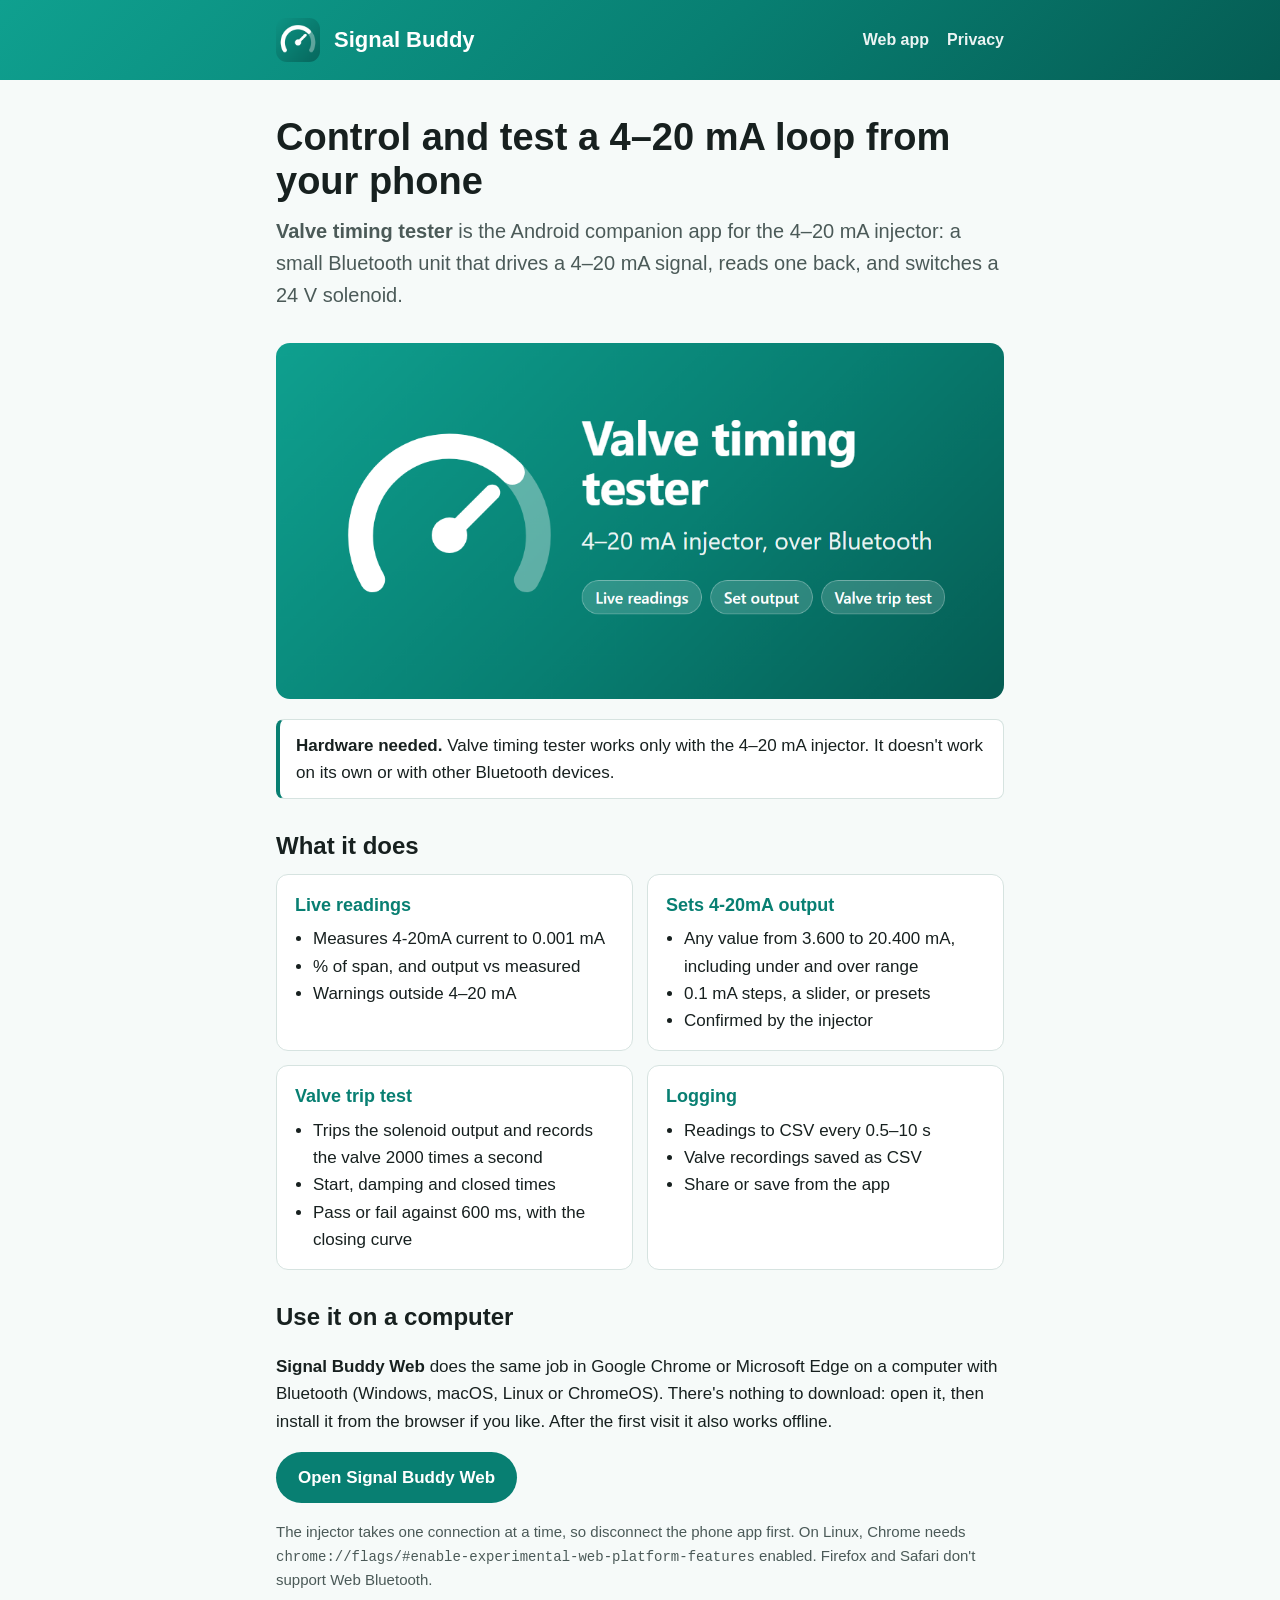
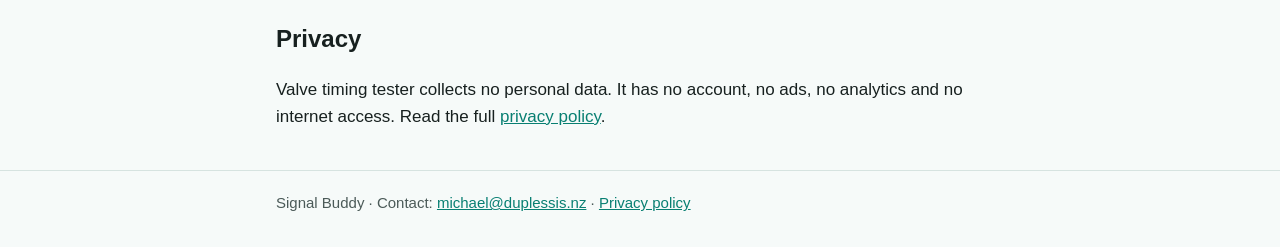
<file: index.html>
<!doctype html>
<html lang="en">
<head>
<meta charset="utf-8">
<meta name="viewport" content="width=device-width, initial-scale=1">
<title>Valve timing tester · Signal Buddy</title>
<meta name="description" content="Valve timing tester: control and test a 4–20 mA loop injector from your Android phone over Bluetooth.">
<link rel="icon" href="images/icon.png">
<link rel="stylesheet" href="style.css">
</head>
<body>
<header class="site"><div class="wrap">
  <img src="images/icon.png" alt=""><a href="./">Signal Buddy</a>
  <nav><a href="web/">Web app</a><a href="privacy/">Privacy</a></nav>
</div></header>
<main class="wrap">
  <div class="hero">
    <h1>Control and test a <span class="nw">4–20 mA</span> loop from your phone</h1>
    <p class="lead"><strong>Valve timing tester</strong> is the Android companion app for the <span class="nw">4–20 mA</span> injector: a small
    Bluetooth unit that drives a <span class="nw">4–20 mA</span> signal, reads one back, and switches a 24 V solenoid.</p>
  </div>
  <img class="banner" src="images/banner.png" alt="Valve timing tester: 4–20 mA injector, over Bluetooth. Live readings, set output, valve trip test.">
  <p class="note"><strong>Hardware needed.</strong> Valve timing tester works only with the <span class="nw">4–20 mA</span>
  injector. It doesn't work on its own or with other Bluetooth devices.</p>
  <section>
    <h2>What it does</h2>
    <div class="grid">
      <div class="card"><h3>Live readings</h3><ul>
        <li>Measures 4-20mA current to 0.001 mA</li>
        <li>% of span, and output vs measured</li>
        <li>Warnings outside 4–20 mA</li></ul></div>
      <div class="card"><h3>Sets 4-20mA output</h3><ul>
        <li>Any value from 3.600 to 20.400 mA, including under and over range</li>
        <li>0.1 mA steps, a slider, or presets</li>
        <li>Confirmed by the injector</li></ul></div>
      <div class="card"><h3>Valve trip test</h3><ul>
        <li>Trips the solenoid output and records the valve 2000 times a second</li>
        <li>Start, damping and closed times</li>
        <li>Pass or fail against 600 ms, with the closing curve</li></ul></div>
      <div class="card"><h3>Logging</h3><ul>
        <li>Readings to CSV every 0.5–10 s</li>
        <li>Valve recordings saved as CSV</li>
        <li>Share or save from the app</li></ul></div>
    </div>
  </section>
  <section>
    <h2>Use it on a computer</h2>
    <p><strong>Signal Buddy Web</strong> does the same job in Google Chrome or Microsoft Edge on a
    computer with Bluetooth (Windows, macOS, Linux or ChromeOS). There's nothing to download: open
    it, then install it from the browser if you like. After the first visit it also works offline.</p>
    <p><a class="button" href="web/">Open Signal Buddy Web</a></p>
    <p class="small">The injector takes one connection at a time, so disconnect the phone app
    first. On Linux, Chrome needs <code>chrome://flags/#enable-experimental-web-platform-features</code>
    enabled. Firefox and Safari don't support Web Bluetooth.</p>
  </section>
  <section>
    <h2>Privacy</h2>
    <p>Valve timing tester collects no personal data. It has no account, no ads, no analytics and no
    internet access. Read the full <a href="privacy/">privacy policy</a>.</p>
  </section>
</main>
<footer><div class="wrap">Signal Buddy · Contact: <a href="mailto:michael@duplessis.nz">michael@duplessis.nz</a> · <a href="privacy/">Privacy policy</a></div></footer>
</body>
</html>
</file>
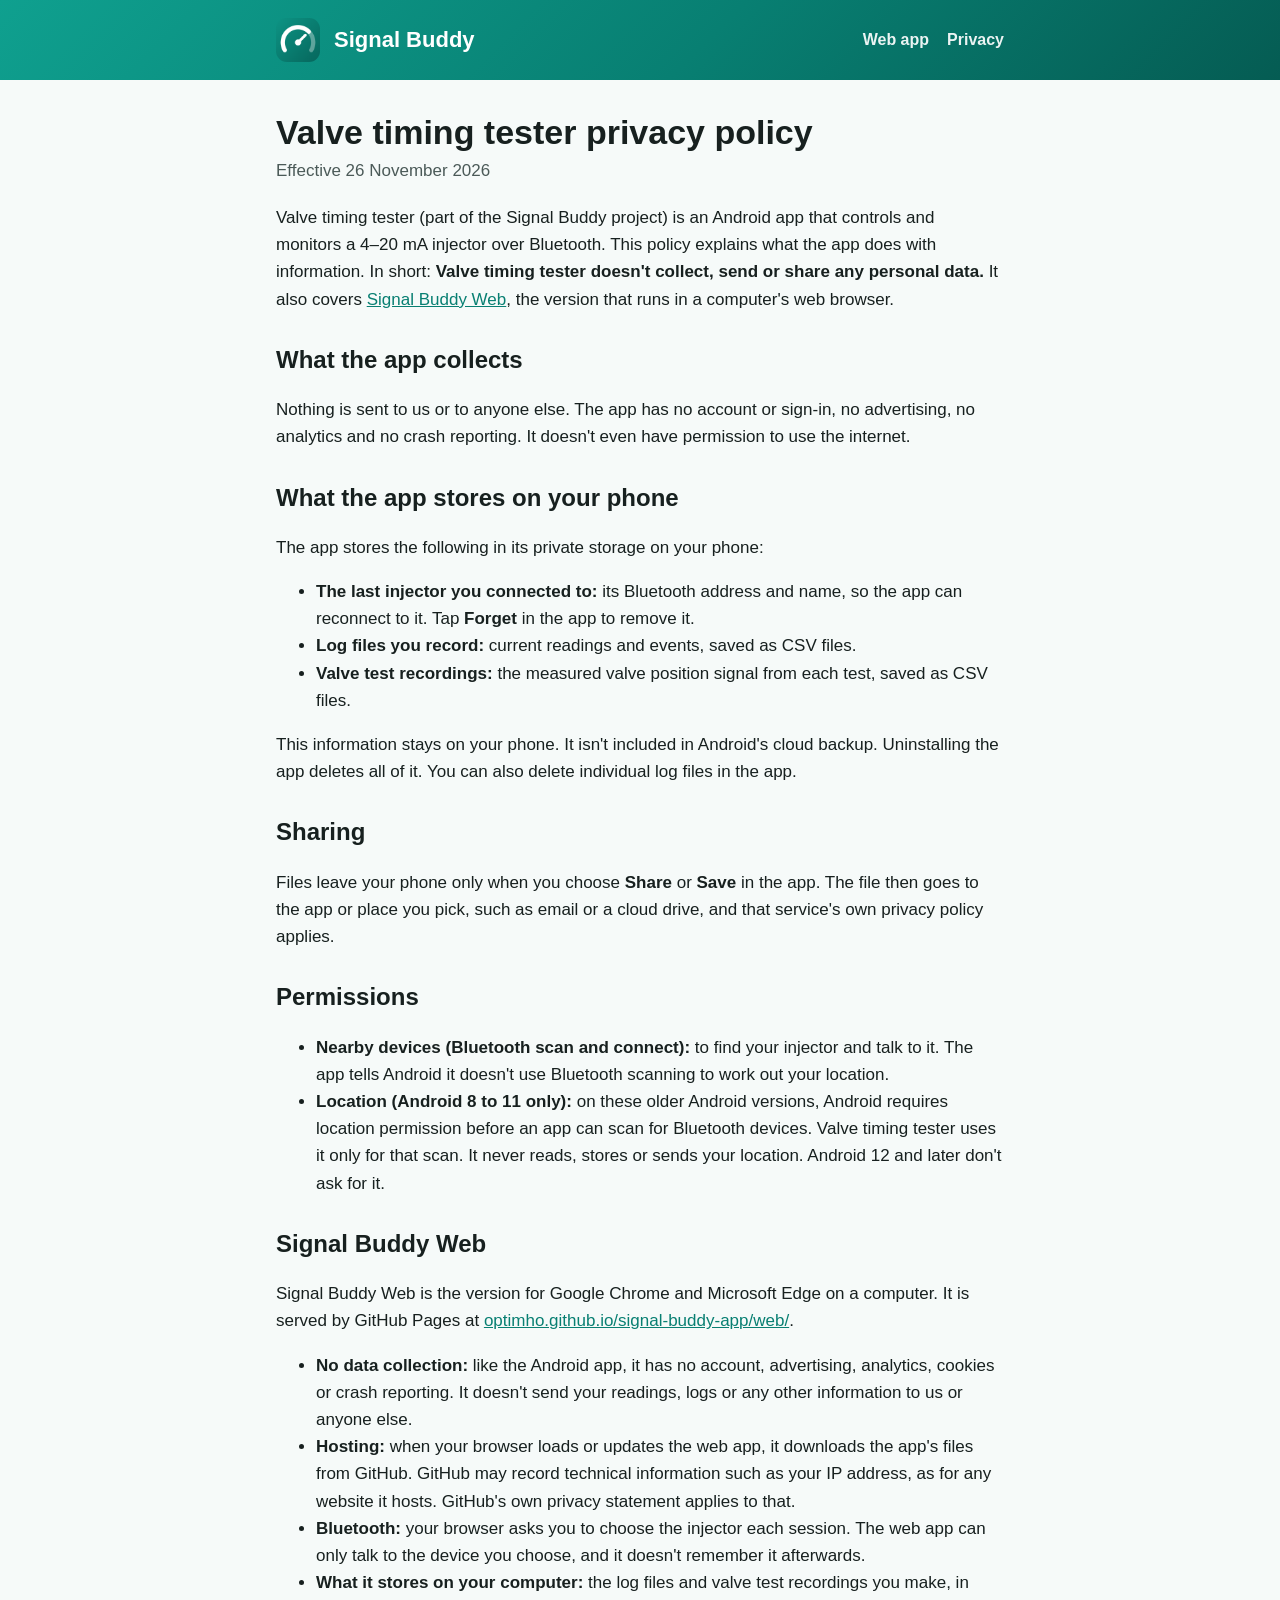
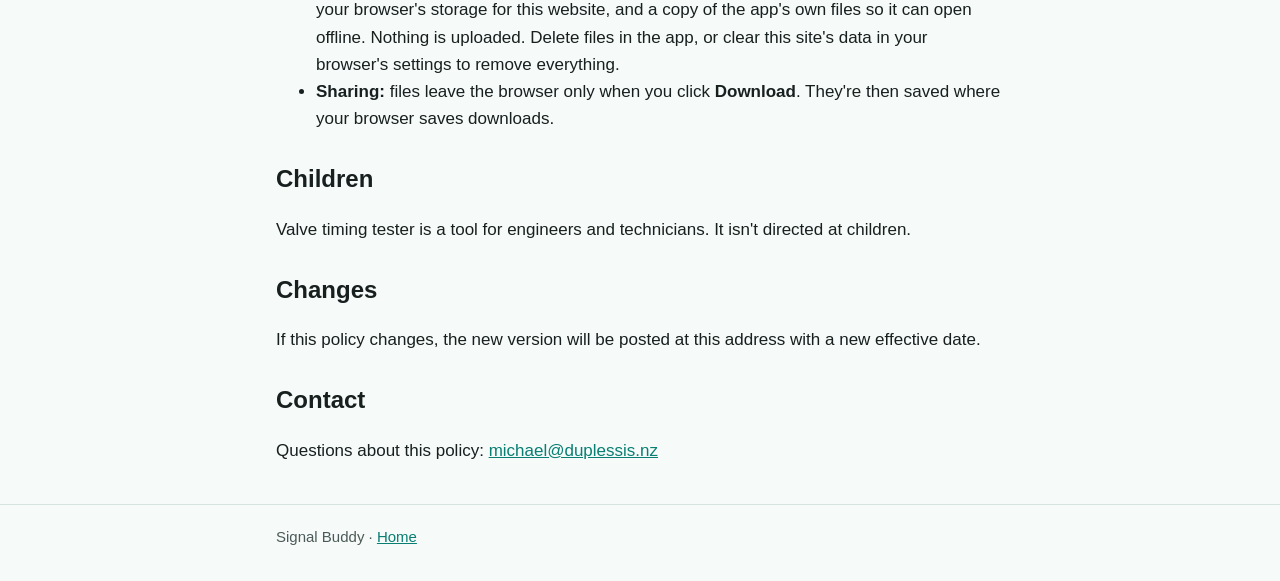
<file: privacy/index.html>
<!doctype html>
<html lang="en">
<head>
<meta charset="utf-8">
<meta name="viewport" content="width=device-width, initial-scale=1">
<title>Valve timing tester Privacy</title>
<meta name="description" content="Privacy policy for the Valve timing tester Android app and Signal Buddy Web.">
<link rel="icon" href="../images/icon.png">
<link rel="stylesheet" href="../style.css">
</head>
<body>
<header class="site"><div class="wrap">
  <img src="../images/icon.png" alt=""><a href="../">Signal Buddy</a>
  <nav><a href="../web/">Web app</a><a href="./">Privacy</a></nav>
</div></header>
<main class="wrap policy">
<h1>Valve timing tester privacy policy</h1>
<p class="date">Effective 26 November 2026</p>
<p>Valve timing tester (part of the Signal Buddy project) is an Android app that controls and monitors a <span class="nw">4–20 mA</span> injector over
Bluetooth. This policy explains what the app does with information. In short:
<strong>Valve timing tester doesn't collect, send or share any personal data.</strong> It also covers
<a href="#web">Signal Buddy Web</a>, the version that runs in a computer's web browser.</p>

<h2>What the app collects</h2>
<p>Nothing is sent to us or to anyone else. The app has no account or sign-in, no
advertising, no analytics and no crash reporting. It doesn't even have permission to use
the internet.</p>

<h2>What the app stores on your phone</h2>
<p>The app stores the following in its private storage on your phone:</p>
<ul>
  <li><strong>The last injector you connected to:</strong> its Bluetooth address and name, so
  the app can reconnect to it. Tap <strong>Forget</strong> in the app to remove it.</li>
  <li><strong>Log files you record:</strong> current readings and events, saved as CSV files.</li>
  <li><strong>Valve test recordings:</strong> the measured valve position signal from each
  test, saved as CSV files.</li>
</ul>
<p>This information stays on your phone. It isn't included in Android's cloud backup.
Uninstalling the app deletes all of it. You can also delete individual log files in the
app.</p>

<h2>Sharing</h2>
<p>Files leave your phone only when you choose <strong>Share</strong> or <strong>Save</strong>
in the app. The file then goes to the app or place you pick, such as email or a cloud
drive, and that service's own privacy policy applies.</p>

<h2>Permissions</h2>
<ul>
  <li><strong>Nearby devices (Bluetooth scan and connect):</strong> to find your injector and
  talk to it. The app tells Android it doesn't use Bluetooth scanning to work out your
  location.</li>
  <li><strong>Location (Android 8 to 11 only):</strong> on these older Android versions,
  Android requires location permission before an app can scan for Bluetooth devices.
  Valve timing tester uses it only for that scan. It never reads, stores or sends your location.
  Android 12 and later don't ask for it.</li>
</ul>

<h2 id="web">Signal Buddy Web</h2>
<p>Signal Buddy Web is the version for Google Chrome and Microsoft Edge on a computer. It
is served by GitHub Pages at <a href="../web/">optimho.github.io/signal-buddy-app/web/</a>.</p>
<ul>
  <li><strong>No data collection:</strong> like the Android app, it has no account,
  advertising, analytics, cookies or crash reporting. It doesn't send your readings, logs or
  any other information to us or anyone else.</li>
  <li><strong>Hosting:</strong> when your browser loads or updates the web app, it downloads
  the app's files from GitHub. GitHub may record technical information such as your IP
  address, as for any website it hosts. GitHub's own privacy statement applies to that.</li>
  <li><strong>Bluetooth:</strong> your browser asks you to choose the injector each session.
  The web app can only talk to the device you choose, and it doesn't remember it afterwards.</li>
  <li><strong>What it stores on your computer:</strong> the log files and valve test recordings
  you make, in your browser's storage for this website, and a copy of the app's own files so
  it can open offline. Nothing is uploaded. Delete files in the app, or clear this site's data
  in your browser's settings to remove everything.</li>
  <li><strong>Sharing:</strong> files leave the browser only when you click
  <strong>Download</strong>. They're then saved where your browser saves downloads.</li>
</ul>

<h2>Children</h2>
<p>Valve timing tester is a tool for engineers and technicians. It isn't directed at children.</p>

<h2>Changes</h2>
<p>If this policy changes, the new version will be posted at this address with a new
effective date.</p>

<h2>Contact</h2>
<p>Questions about this policy: <a href="mailto:michael@duplessis.nz">michael@duplessis.nz</a></p>
</main>
<footer><div class="wrap">Signal Buddy · <a href="../">Home</a></div></footer>
</body>
</html>
</file>
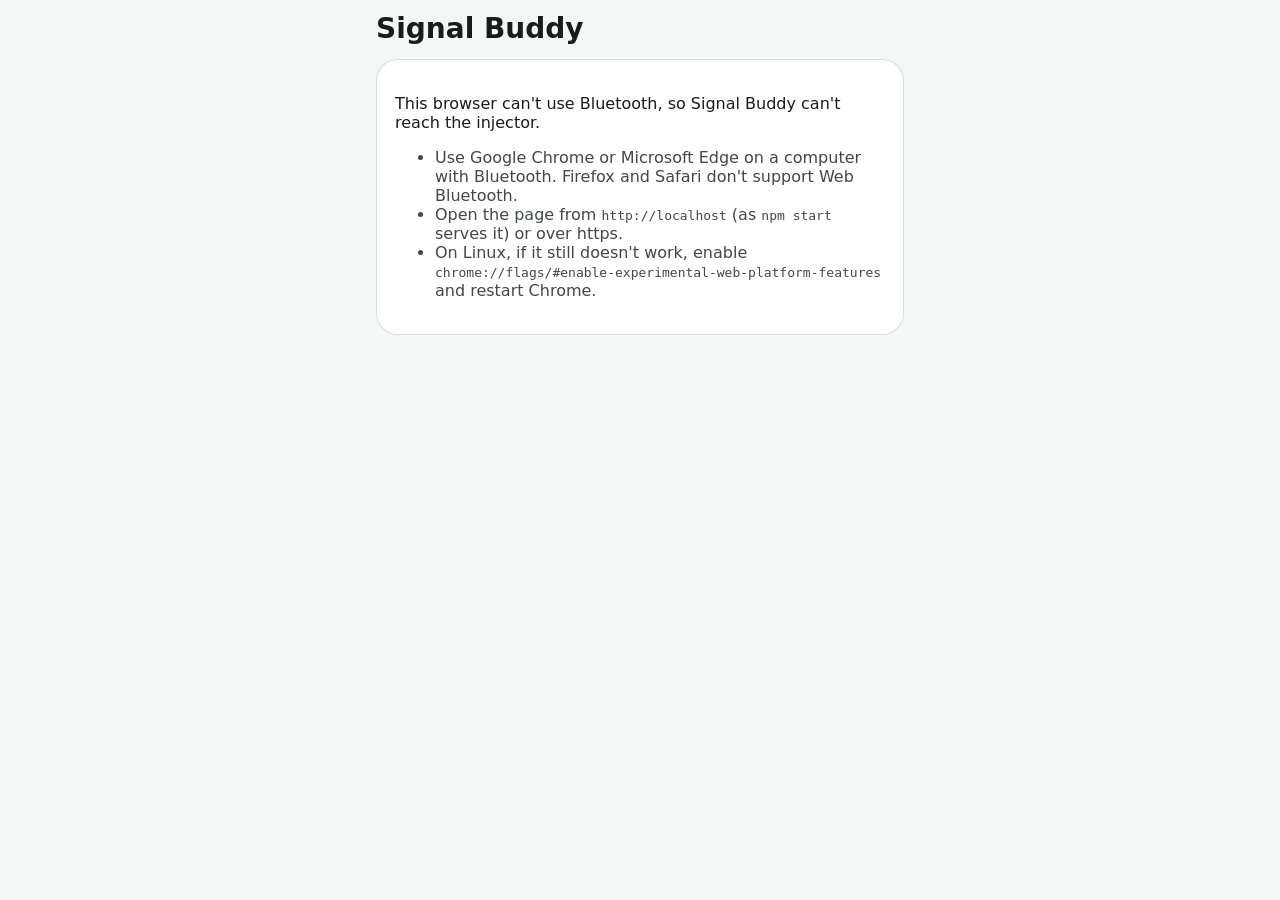
<file: web/index.html>
<!doctype html>
<html lang="en">
  <head>
    <meta charset="UTF-8" />
    <meta name="viewport" content="width=device-width, initial-scale=1.0" />
    <meta name="color-scheme" content="light dark" />
    <meta name="theme-color" content="#087f72" />
    <link rel="icon" type="image/png" href="./icons/favicon-64.png" />
    <link rel="apple-touch-icon" href="./icons/apple-touch-icon.png" />
    <title>Signal Buddy</title>
    <script type="module" crossorigin src="./assets/index-CFBuhsmv.js"></script>
    <link rel="stylesheet" crossorigin href="./assets/index-1dJUlMEG.css">
  <link rel="manifest" href="./manifest.webmanifest"><script id="vite-plugin-pwa:register-sw" src="./registerSW.js"></script></head>
  <body>
    <div id="root"></div>
  </body>
</html>
</file>
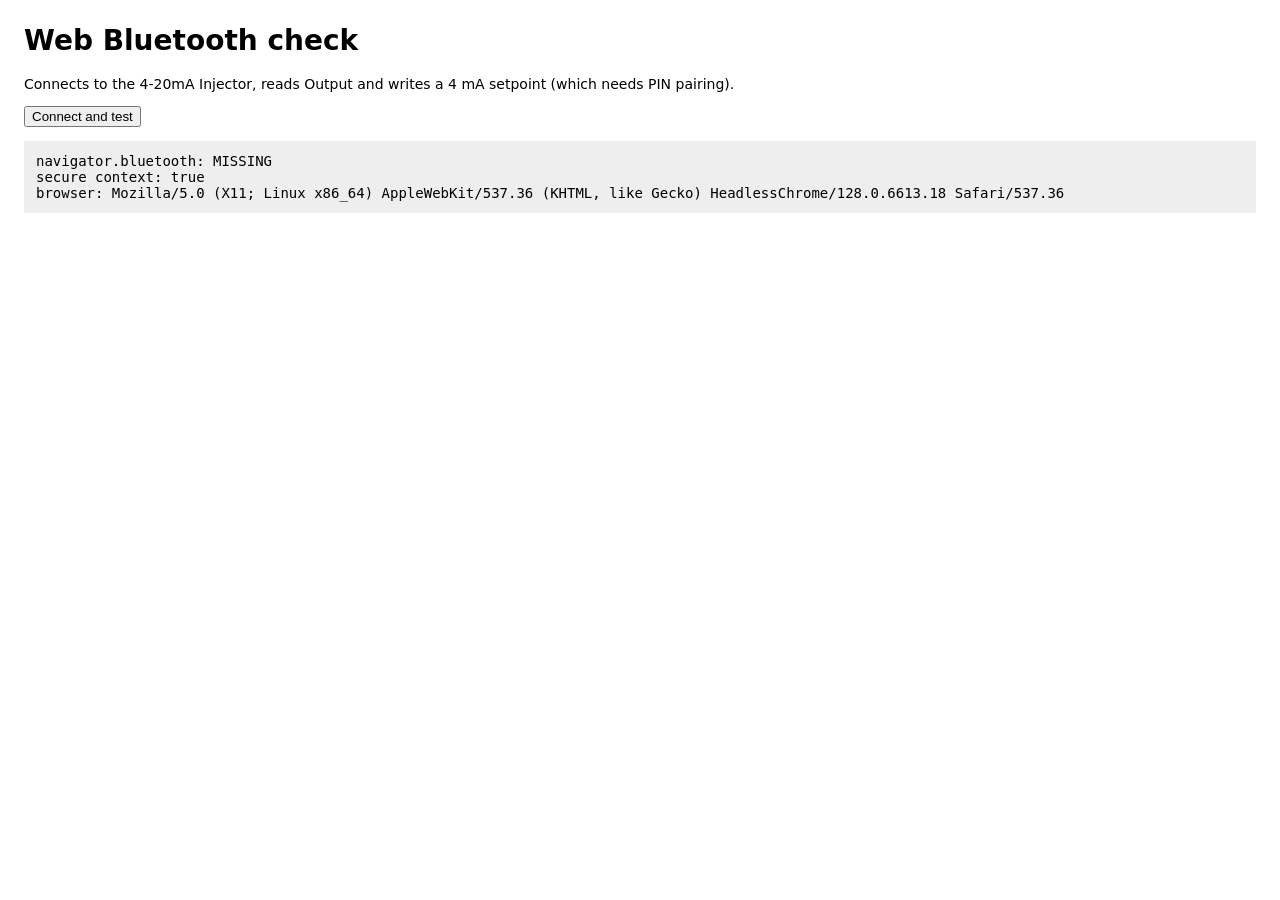
<file: web/ble-check.html>
<!doctype html>
<html lang="en">
  <head>
    <meta charset="UTF-8" />
    <title>Web Bluetooth check</title>
    <style>body { font: 14px system-ui, sans-serif; margin: 24px; } pre { background: #eee; padding: 12px; }</style>
  </head>
  <body>
    <h1>Web Bluetooth check</h1>
    <p>Connects to the 4-20mA Injector, reads Output and writes a 4 mA setpoint (which needs PIN pairing).</p>
    <button id="go">Connect and test</button>
    <pre id="log"></pre>
    <script>
      const SERVICE = 'e5f80001-24b7-492c-a508-616e524c14ab';
      const log = (text) => { document.getElementById('log').textContent += text + '\n'; };
      log('navigator.bluetooth: ' + (navigator.bluetooth ? 'available' : 'MISSING'));
      log('secure context: ' + window.isSecureContext);
      log('browser: ' + navigator.userAgent);
      document.getElementById('go').onclick = async () => {
        try {
          const device = await navigator.bluetooth.requestDevice({ filters: [{ services: [SERVICE] }] });
          log('picked: ' + device.name);
          const server = await device.gatt.connect();
          log('connected');
          const service = await server.getPrimaryService(SERVICE);
          const output = await service.getCharacteristic('e5f80003-24b7-492c-a508-616e524c14ab');
          log('Output: ' + new TextDecoder().decode(await output.readValue()));
          const setpoint = await service.getCharacteristic('e5f80002-24b7-492c-a508-616e524c14ab');
          await setpoint.writeValueWithResponse(new TextEncoder().encode('4'));
          log('Setpoint 4 mA written: pairing works');
          device.gatt.disconnect();
          log('disconnected');
        } catch (e) {
          log('ERROR ' + e.name + ': ' + e.message);
        }
      };
    </script>
  </body>
</html>
</file>
<file: style.css>
:root {
  --bg: #f6faf9; --surface: #ffffff; --text: #17201f; --muted: #4b5a58;
  --brand: #087f72; --line: #d6e3e0;
  color-scheme: light;
}
@media (prefers-color-scheme: dark) {
  :root {
    --bg: #0f1615; --surface: #172120; --text: #e6efed; --muted: #a8b8b5;
    --brand: #4fd1c0; --line: #2a3735;
    color-scheme: dark;
  }
}
* { box-sizing: border-box; }
body {
  margin: 0; background: var(--bg); color: var(--text);
  font: 17px/1.6 "Segoe UI", Roboto, -apple-system, Arial, sans-serif;
}
a { color: var(--brand); }
.wrap { max-width: 760px; margin: 0 auto; padding: 0 16px; }
header.site {
  background: linear-gradient(135deg, #0fa08f 0%, #087f72 55%, #055c53 100%);
  color: #fff; padding: 18px 0;
}
header.site .wrap { display: flex; align-items: center; gap: 14px; }
header.site img { width: 44px; height: 44px; border-radius: 11px; }
header.site a { color: #fff; text-decoration: none; font-weight: 700; font-size: 22px; }
header.site nav { margin-left: auto; }
header.site nav { display: flex; gap: 18px; }
header.site nav a { font-size: 16px; font-weight: 600; opacity: .92; }
.hero { padding: 36px 0 8px; }
.hero h1 { font-size: 38px; line-height: 1.15; margin: 0 0 12px; }
.hero p.lead { font-size: 20px; color: var(--muted); margin: 0; }
.banner { width: 100%; height: auto; border-radius: 14px; margin: 24px 0 8px; display: block; }
.note {
  background: var(--surface); border: 1px solid var(--line); border-left: 4px solid var(--brand);
  border-radius: 8px; padding: 12px 16px; margin: 20px 0;
}
section { margin: 28px 0; }
h2 { font-size: 24px; margin: 0 0 8px; }
.grid { display: grid; grid-template-columns: repeat(auto-fit, minmax(300px, 1fr)); gap: 14px; }
.card { background: var(--surface); border: 1px solid var(--line); border-radius: 12px; padding: 16px 18px; }
.card h3 { margin: 0 0 6px; font-size: 18px; color: var(--brand); }
.card ul { margin: 0; padding-left: 18px; }
footer { border-top: 1px solid var(--line); margin-top: 40px; padding: 20px 0 32px; color: var(--muted); font-size: 15px; }
.policy h1 { font-size: 34px; line-height: 1.2; margin: 32px 0 4px; }
.policy .date { color: var(--muted); margin: 0 0 20px; }
.policy h2 { margin-top: 28px; }
@media (max-width: 480px) {
  .hero h1 { font-size: 30px; }
  .hero p.lead { font-size: 18px; }
}
.nw { white-space: nowrap; }
.button {
  display: inline-block; background: var(--brand); color: #fff; text-decoration: none;
  font-weight: 600; padding: 12px 22px; border-radius: 999px;
}
@media (prefers-color-scheme: dark) { .button { color: #062b27; } }
.small { font-size: 15px; color: var(--muted); }
code { font-size: 14px; overflow-wrap: anywhere; }
</file>
<file: web/assets/index-1dJUlMEG.css>
:root{--primary: #087f72;--on-primary: #ffffff;--secondary-container: #cce8e2;--on-secondary-container: #05201c;--tertiary: #2f64a0;--error: #ba1a1a;--background: #f3f7f6;--on-surface: #161d1c;--on-surface-variant: #3f4947;--outline: #6f7977;--outline-variant: #bec9c6;--surface-low: #ffffff;--surface-highest: #dee5e3;--ok: #1b7f3a;--error-container: #ffdad6;--on-error-container: #410002;--inverse-surface: #2b3231;--inverse-on-surface: #ecf2f0;--solenoid-on: #f5a623;--pass: #2e9e4f;--fail: #d32f2f;--closed-grey: #d6d6d6;--flash-green: #1e9e4a;--flash-red: #c62828;--record-red: #d32f2f;color-scheme:light;font-family:Roboto,system-ui,-apple-system,Segoe UI,sans-serif}@media (prefers-color-scheme: dark){:root{--primary: #5bdbc6;--on-primary: #003731;--secondary-container: #334b47;--on-secondary-container: #cce8e2;--tertiary: #a4c9ff;--error: #ffb4ab;--background: #0d1413;--on-surface: #dde4e2;--on-surface-variant: #bec9c6;--outline: #889391;--outline-variant: #3f4947;--surface-low: #161e1d;--surface-highest: #2f3736;--ok: #7bd88f;--error-container: #93000a;--on-error-container: #ffdad6;--inverse-surface: #dde4e2;--inverse-on-surface: #2b3231;color-scheme:dark}}*{box-sizing:border-box}body{margin:0;background:var(--background);color:var(--on-surface)}button,input{font:inherit}.screen{max-width:560px;margin:0 auto;padding:12px 16px 96px;display:flex;flex-direction:column;gap:14px}.panel{background:var(--surface-low);border:1px solid color-mix(in srgb,var(--outline-variant) 60%,transparent);border-radius:22px;padding:18px}.row{display:flex;align-items:center}.spacer{flex:1}.muted{color:var(--on-surface-variant)}.small{font-size:12px;line-height:16px}.center{text-align:center}.error-text{color:var(--error)}.section-title{font-size:14px;font-weight:500;letter-spacing:.1px}.caps{text-transform:uppercase}.subhead{font-size:14px;font-weight:500;margin-bottom:6px}.title{font-size:28px;font-weight:600;margin:0}.subtitle{font-size:14px;color:var(--on-surface-variant)}.pill{display:inline-flex;align-items:center;gap:8px;padding:6px 12px;border-radius:999px;font-size:14px;font-weight:500}.pill-dot{width:8px;height:8px;border-radius:50%;background:currentColor}.pulse{animation:pulse .7s ease-in-out infinite alternate}@keyframes pulse{to{opacity:.25}}.btn{width:100%;height:52px;border-radius:999px;border:none;cursor:pointer;display:flex;align-items:center;justify-content:center;gap:12px;font-size:16px;font-weight:500;transition:background .25s}.btn-filled{background:var(--primary);color:var(--on-primary)}.btn-outlined{background:transparent;color:var(--primary);border:1px solid var(--outline)}.btn:disabled{opacity:.38;cursor:default}.text-btn{background:none;border:none;color:var(--primary);font-size:14px;font-weight:500;padding:8px 12px;border-radius:999px;cursor:pointer}.text-btn:disabled{opacity:.38;cursor:default}.text-btn.quiet{color:var(--on-surface-variant)}.spinner{width:18px;height:18px;border:2px solid currentColor;border-right-color:transparent;border-radius:50%;animation:spin .8s linear infinite}@keyframes spin{to{transform:rotate(360deg)}}.reading-head{display:flex;align-items:center;min-height:26px}.accent{width:10px;height:10px;border-radius:3px;margin-right:8px}.badge-error{margin-left:auto;background:var(--error-container);color:var(--on-error-container);border-radius:999px;padding:3px 10px;font-size:12px;font-weight:500}.readout-row{display:flex;align-items:flex-end;margin-top:8px}.readout{font-size:52px;line-height:56px;font-weight:300;font-variant-numeric:tabular-nums}.unit{font-size:22px;color:var(--on-surface-variant);margin:0 0 8px 6px}.reading-text{font-size:24px;margin:22px 0 14px;color:var(--on-surface-variant)}.gauge{position:relative;height:12px;border-radius:6px;background:var(--surface-highest);overflow:hidden;margin-top:10px}.gauge-tick{position:absolute;top:0;bottom:0;width:1px;background:var(--outline-variant)}.gauge-fill{position:absolute;top:0;bottom:0;left:0;border-radius:6px;transition:width .4s}.gauge-labels{display:flex;justify-content:space-between;font-size:11px;color:var(--on-surface-variant);margin-top:4px}.setpoint-row{display:flex;align-items:center;gap:8px;margin-top:12px}.stepper{flex:none;width:48px;height:48px;border-radius:16px;border:none;background:var(--secondary-container);color:var(--on-secondary-container);font-size:24px;cursor:pointer}.setpoint-field{flex:1;min-width:0;display:flex;align-items:center;height:56px;padding:0 14px;border:1px solid var(--outline);border-radius:16px}.setpoint-field:focus-within{border-color:var(--primary);box-shadow:0 0 0 1px var(--primary)}.setpoint-field.invalid{border-color:var(--error)}.setpoint-field input{flex:1;min-width:0;border:none;outline:none;background:transparent;color:inherit;font-size:24px;text-align:center;font-variant-numeric:tabular-nums}.field-suffix{font-size:14px;font-weight:500}.slider{width:100%;margin:12px 0;accent-color:var(--primary)}.chips{display:flex;gap:8px}.chip{flex:1;height:40px;border-radius:10px;border:1px solid var(--outline);background:transparent;color:var(--on-surface-variant);font-size:14px;font-weight:500;cursor:pointer}.chip.selected{border-color:transparent;background:var(--secondary-container);color:var(--on-secondary-container)}.chip:disabled{cursor:default}.lamp{display:inline-flex;align-items:center;gap:7px;padding:5px 12px;border-radius:999px;font-size:14px;font-weight:600;margin-left:auto}.lamp-dot{width:9px;height:9px;border-radius:50%}.switches{display:flex;gap:10px;margin-top:14px}.switch{flex:1;height:56px;border-radius:16px;border:1px solid var(--outline);background:transparent;color:var(--on-surface);font-size:16px;font-weight:600;cursor:pointer;display:flex;align-items:center;justify-content:center;transition:background .25s}.switch.selected{border-color:transparent}.switch:disabled{cursor:default}.switch:disabled:not(.selected){color:color-mix(in srgb,var(--on-surface) 38%,transparent)}.divider{border:none;border-top:1px solid var(--outline-variant);margin:14px 0}.big-ms{font-size:36px;font-weight:300}.limit-badge{padding:5px 12px;border-radius:999px;font-size:14px;font-weight:600}.result-row{display:flex;align-items:center;padding:2px 0}.result-row .label{flex:1;font-size:14px;color:var(--on-surface-variant)}.result-row .value{font-size:16px;font-weight:600}.timeline{display:block;width:100%;height:16px}.legend{display:flex;gap:12px;flex-wrap:wrap;margin-top:4px;font-size:11px;color:var(--on-surface-variant)}.legend-swatch{display:inline-block;width:8px;height:8px;border-radius:2px;margin-right:4px}.progress{height:4px;border-radius:2px;background:var(--surface-highest);overflow:hidden}.progress>div{height:100%;background:var(--primary)}.chart{display:block;width:100%;height:auto}.chart-label{font-size:10px;fill:var(--on-surface-variant)}.rec-dot{width:10px;height:10px;border-radius:50%;background:var(--record-red);margin-right:10px}.btn-record{background:transparent;color:var(--record-red);border:1px solid var(--record-red);width:auto;padding:0 24px}.file-row{padding:8px 0;border-top:1px solid var(--outline-variant)}.subhead+.file-row{border-top:none}.toast{position:fixed;left:50%;bottom:24px;transform:translate(-50%);width:calc(100% - 32px);max-width:528px;padding:14px 16px;border-radius:8px;font-size:14px;box-shadow:0 3px 8px #0000004d;cursor:pointer}.toast.info{background:var(--inverse-surface);color:var(--inverse-on-surface)}.toast.error{background:var(--error-container);color:var(--on-error-container)}
</file>
